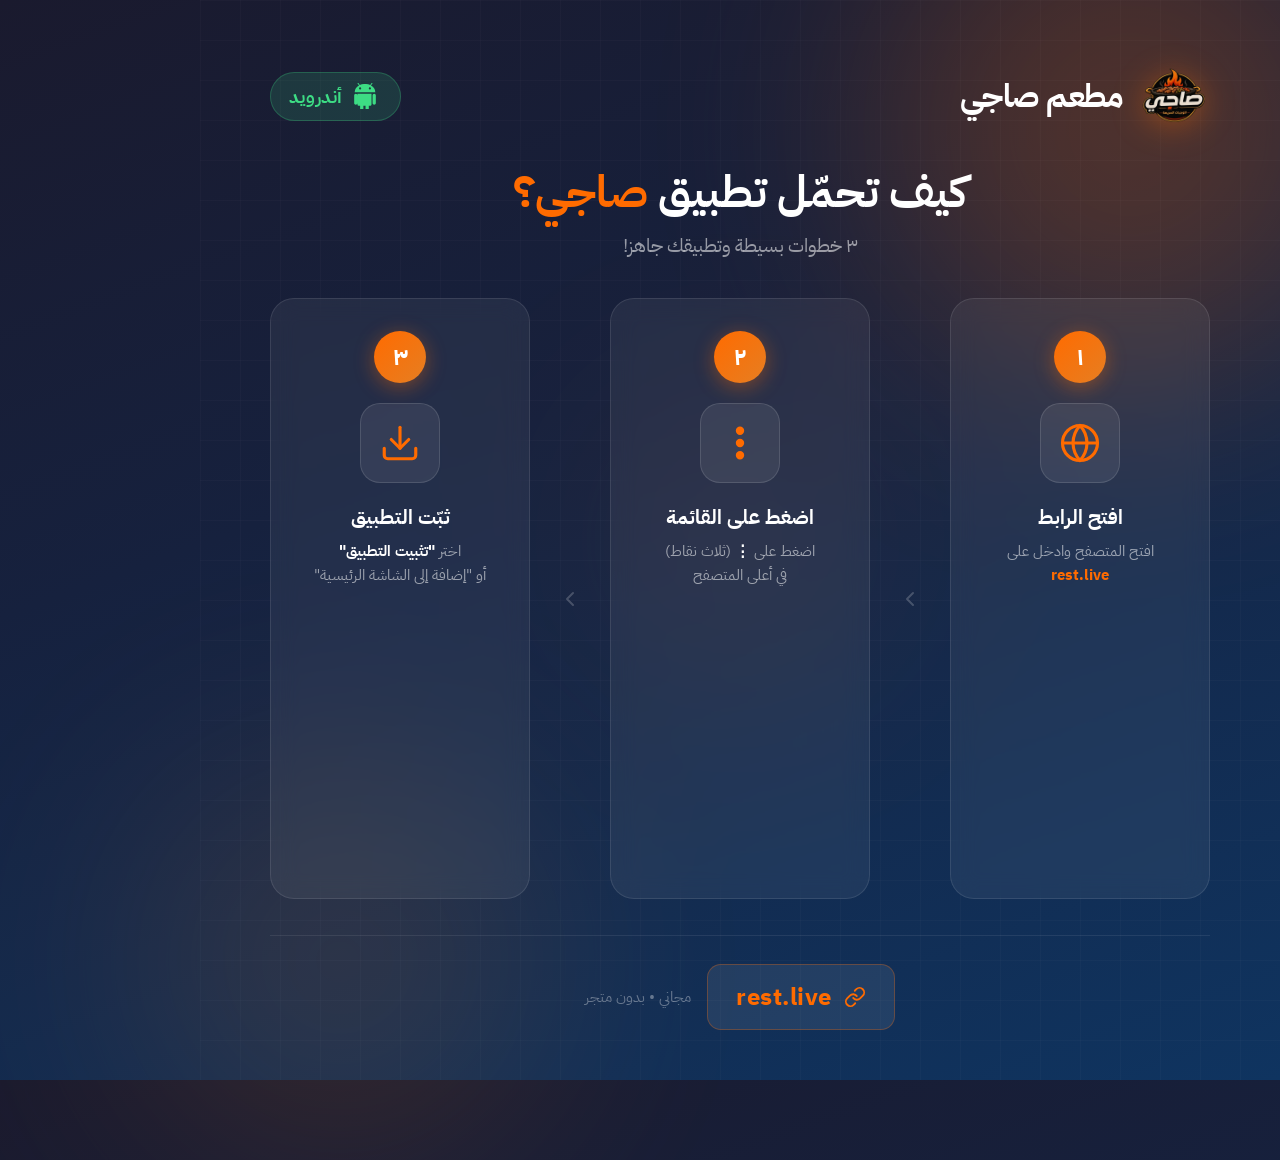
<file: marketing/download-tutorial-android.html>
<!DOCTYPE html>
<html lang="ar" dir="rtl">
<head>
  <meta charset="UTF-8">
  <meta name="viewport" content="width=1080">
  <title>تحميل تطبيق صاجي — أندرويد</title>
  <link href="https://fonts.googleapis.com/css2?family=IBM+Plex+Sans+Arabic:wght@300;400;500;600;700;800&display=swap" rel="stylesheet">
  <style>
    * { margin: 0; padding: 0; box-sizing: border-box; }

    body {
      width: 1080px;
      height: 1080px;
      overflow: hidden;
      font-family: 'IBM Plex Sans Arabic', sans-serif;
      background: linear-gradient(160deg, #1a1a2e 0%, #16213e 40%, #0f3460 100%);
      position: relative;
      direction: rtl;
    }

    /* ── Decorative Background Elements ── */
    .bg-glow {
      position: absolute;
      border-radius: 50%;
      filter: blur(120px);
      opacity: 0.25;
      pointer-events: none;
    }
    .bg-glow-1 {
      width: 500px; height: 500px;
      background: #FF6B00;
      top: -120px; right: -100px;
    }
    .bg-glow-2 {
      width: 400px; height: 400px;
      background: #e67e22;
      bottom: -80px; left: -60px;
      opacity: 0.15;
    }
    .bg-glow-3 {
      width: 300px; height: 300px;
      background: #FF6B00;
      top: 50%; left: 50%;
      transform: translate(-50%, -50%);
      opacity: 0.08;
    }

    /* Subtle grid pattern */
    .bg-grid {
      position: absolute;
      inset: 0;
      background-image: 
        linear-gradient(rgba(255,255,255,0.02) 1px, transparent 1px),
        linear-gradient(90deg, rgba(255,255,255,0.02) 1px, transparent 1px);
      background-size: 40px 40px;
      pointer-events: none;
    }

    /* ── Main Layout ── */
    .container {
      position: relative;
      z-index: 1;
      width: 100%;
      height: 100%;
      display: flex;
      flex-direction: column;
      padding: 60px 70px 50px;
    }

    /* ── Header ── */
    .header {
      display: flex;
      align-items: center;
      justify-content: space-between;
      margin-bottom: 32px;
    }
    .header-right {
      display: flex;
      align-items: center;
      gap: 16px;
    }
    .logo-img {
      width: 72px;
      height: 72px;
      object-fit: contain;
      filter: drop-shadow(0 4px 16px rgba(255,107,0,0.4));
    }
    .brand-name {
      font-size: 32px;
      font-weight: 800;
      color: #fff;
      letter-spacing: -0.5px;
    }
    .platform-badge {
      display: flex;
      align-items: center;
      gap: 10px;
      background: rgba(61, 220, 132, 0.15);
      border: 1px solid rgba(61, 220, 132, 0.25);
      border-radius: 50px;
      padding: 10px 22px 10px 18px;
    }
    .platform-badge svg {
      flex-shrink: 0;
    }
    .platform-badge span {
      font-size: 18px;
      font-weight: 700;
      color: #3DDC84;
    }

    /* ── Title Area ── */
    .title-section {
      text-align: center;
      margin-bottom: 38px;
    }
    .title {
      font-size: 44px;
      font-weight: 800;
      color: #fff;
      line-height: 1.3;
      margin-bottom: 10px;
    }
    .title .highlight {
      color: #FF6B00;
      position: relative;
    }
    .subtitle {
      font-size: 19px;
      color: rgba(255,255,255,0.55);
      font-weight: 400;
    }

    /* ── Steps Container ── */
    .steps {
      display: flex;
      gap: 24px;
      flex: 1;
      direction: rtl;
    }

    .step {
      flex: 1;
      background: rgba(255,255,255,0.06);
      backdrop-filter: blur(12px);
      border: 1px solid rgba(255,255,255,0.1);
      border-radius: 24px;
      padding: 32px 24px 28px;
      display: flex;
      flex-direction: column;
      align-items: center;
      text-align: center;
      position: relative;
      transition: transform 0.3s;
    }

    .step-number {
      width: 52px;
      height: 52px;
      border-radius: 50%;
      background: linear-gradient(135deg, #FF6B00 0%, #e67e22 100%);
      color: #fff;
      font-size: 24px;
      font-weight: 800;
      display: flex;
      align-items: center;
      justify-content: center;
      margin-bottom: 20px;
      box-shadow: 0 4px 20px rgba(255,107,0,0.4);
    }

    .step-icon {
      width: 80px;
      height: 80px;
      border-radius: 20px;
      background: rgba(255,255,255,0.08);
      border: 1px solid rgba(255,255,255,0.12);
      display: flex;
      align-items: center;
      justify-content: center;
      margin-bottom: 20px;
    }

    .step h3 {
      font-size: 20px;
      font-weight: 700;
      color: #fff;
      margin-bottom: 8px;
      line-height: 1.4;
    }

    .step p {
      font-size: 15px;
      color: rgba(255,255,255,0.55);
      line-height: 1.6;
    }

    /* Arrow connectors between steps */
    .step-arrow {
      display: flex;
      align-items: center;
      justify-content: center;
      flex-shrink: 0;
      width: 32px;
    }

    /* ── Footer / URL ── */
    .footer {
      display: flex;
      align-items: center;
      justify-content: center;
      gap: 16px;
      margin-top: 36px;
      padding-top: 28px;
      border-top: 1px solid rgba(255,255,255,0.08);
    }
    .url-box {
      display: flex;
      align-items: center;
      gap: 12px;
      background: rgba(255,255,255,0.08);
      border: 1.5px solid rgba(255,107,0,0.3);
      border-radius: 14px;
      padding: 14px 28px;
    }
    .url-box svg {
      flex-shrink: 0;
    }
    .url-box span {
      font-size: 24px;
      font-weight: 700;
      color: #FF6B00;
      direction: ltr;
      letter-spacing: 0.5px;
    }
    .footer-note {
      font-size: 15px;
      color: rgba(255,255,255,0.35);
      font-weight: 400;
    }
  </style>
</head>
<body>
  <!-- Decorative BG -->
  <div class="bg-glow bg-glow-1"></div>
  <div class="bg-glow bg-glow-2"></div>
  <div class="bg-glow bg-glow-3"></div>
  <div class="bg-grid"></div>

  <div class="container">
    <!-- Header -->
    <div class="header">
      <div class="header-right">
        <img src="../assets/saji_app_logo.png" alt="صاجي" class="logo-img">
        <span class="brand-name">مطعم صاجي</span>
      </div>
      <div class="platform-badge">
        <!-- Android Robot Icon -->
        <svg width="26" height="26" viewBox="0 0 24 24" fill="#3DDC84">
          <path d="M17.523 2.266l1.41-2.022a.4.4 0 00-.66-.46l-1.46 2.09A7.702 7.702 0 0012 .93a7.702 7.702 0 00-4.813.944L5.727-.216a.4.4 0 00-.66.46l1.41 2.022A7.25 7.25 0 002.5 8.5h19a7.25 7.25 0 00-3.977-6.234zM7.5 6a1 1 0 110-2 1 1 0 010 2zm9 0a1 1 0 110-2 1 1 0 010 2zM3.5 10C2.672 10 2 10.672 2 11.5v7c0 .828.672 1.5 1.5 1.5S5 19.328 5 18.5v-7C5 10.672 4.328 10 3.5 10zm1.5 0v9.5c0 .828.672 1.5 1.5 1.5h1v3.5c0 .828.672 1.5 1.5 1.5s1.5-.672 1.5-1.5V21h2v3.5c0 .828.672 1.5 1.5 1.5s1.5-.672 1.5-1.5V21h1c.828 0 1.5-.672 1.5-1.5V10H5zm15.5 0c-.828 0-1.5.672-1.5 1.5v7c0 .828.672 1.5 1.5 1.5s1.5-.672 1.5-1.5v-7c0-.828-.672-1.5-1.5-1.5z"/>
        </svg>
        <span>أندرويد</span>
      </div>
    </div>

    <!-- Title -->
    <div class="title-section">
      <h1 class="title">كيف تحمّل تطبيق <span class="highlight">صاجي؟</span></h1>
      <p class="subtitle">٣ خطوات بسيطة وتطبيقك جاهز!</p>
    </div>

    <!-- Steps -->
    <div class="steps">
      <!-- Step 1 -->
      <div class="step">
        <div class="step-number">١</div>
        <div class="step-icon">
          <!-- Globe/Link icon -->
          <svg width="42" height="42" viewBox="0 0 24 24" fill="none" stroke="#FF6B00" stroke-width="1.8" stroke-linecap="round" stroke-linejoin="round">
            <circle cx="12" cy="12" r="10"/>
            <line x1="2" y1="12" x2="22" y2="12"/>
            <path d="M12 2a15.3 15.3 0 014 10 15.3 15.3 0 01-4 10 15.3 15.3 0 01-4-10 15.3 15.3 0 014-10z"/>
          </svg>
        </div>
        <h3>افتح الرابط</h3>
        <p>افتح المتصفح وادخل على<br><strong style="color:#FF6B00; direction:ltr; display:inline-block;">rest.live</strong></p>
      </div>

      <!-- Arrow -->
      <div class="step-arrow">
        <svg width="24" height="24" viewBox="0 0 24 24" fill="none" stroke="rgba(255,255,255,0.2)" stroke-width="2" stroke-linecap="round" stroke-linejoin="round">
          <polyline points="15 18 9 12 15 6"/>
        </svg>
      </div>

      <!-- Step 2 -->
      <div class="step">
        <div class="step-number">٢</div>
        <div class="step-icon">
          <!-- Three dots menu icon -->
          <svg width="42" height="42" viewBox="0 0 24 24" fill="none" stroke="#FF6B00" stroke-width="1.8" stroke-linecap="round" stroke-linejoin="round">
            <circle cx="12" cy="5" r="1.5" fill="#FF6B00"/>
            <circle cx="12" cy="12" r="1.5" fill="#FF6B00"/>
            <circle cx="12" cy="19" r="1.5" fill="#FF6B00"/>
          </svg>
        </div>
        <h3>اضغط على القائمة</h3>
        <p>اضغط على <strong style="color:#fff;">⋮</strong> (ثلاث نقاط)<br>في أعلى المتصفح</p>
      </div>

      <!-- Arrow -->
      <div class="step-arrow">
        <svg width="24" height="24" viewBox="0 0 24 24" fill="none" stroke="rgba(255,255,255,0.2)" stroke-width="2" stroke-linecap="round" stroke-linejoin="round">
          <polyline points="15 18 9 12 15 6"/>
        </svg>
      </div>

      <!-- Step 3 -->
      <div class="step">
        <div class="step-number">٣</div>
        <div class="step-icon">
          <!-- Download/Install icon -->
          <svg width="42" height="42" viewBox="0 0 24 24" fill="none" stroke="#FF6B00" stroke-width="1.8" stroke-linecap="round" stroke-linejoin="round">
            <path d="M21 15v4a2 2 0 01-2 2H5a2 2 0 01-2-2v-4"/>
            <polyline points="7 10 12 15 17 10"/>
            <line x1="12" y1="15" x2="12" y2="3"/>
          </svg>
        </div>
        <h3>ثبّت التطبيق</h3>
        <p>اختر <strong style="color:#fff;">"تثبيت التطبيق"</strong><br>أو "إضافة إلى الشاشة الرئيسية"</p>
      </div>
    </div>

    <!-- Footer -->
    <div class="footer">
      <div class="url-box">
        <svg width="22" height="22" viewBox="0 0 24 24" fill="none" stroke="#FF6B00" stroke-width="2" stroke-linecap="round" stroke-linejoin="round">
          <path d="M10 13a5 5 0 007.54.54l3-3a5 5 0 00-7.07-7.07l-1.72 1.71"/>
          <path d="M14 11a5 5 0 00-7.54-.54l-3 3a5 5 0 007.07 7.07l1.71-1.71"/>
        </svg>
        <span>rest.live</span>
      </div>
      <span class="footer-note">مجاني • بدون متجر</span>
    </div>
  </div>
</body>
</html>
</file>
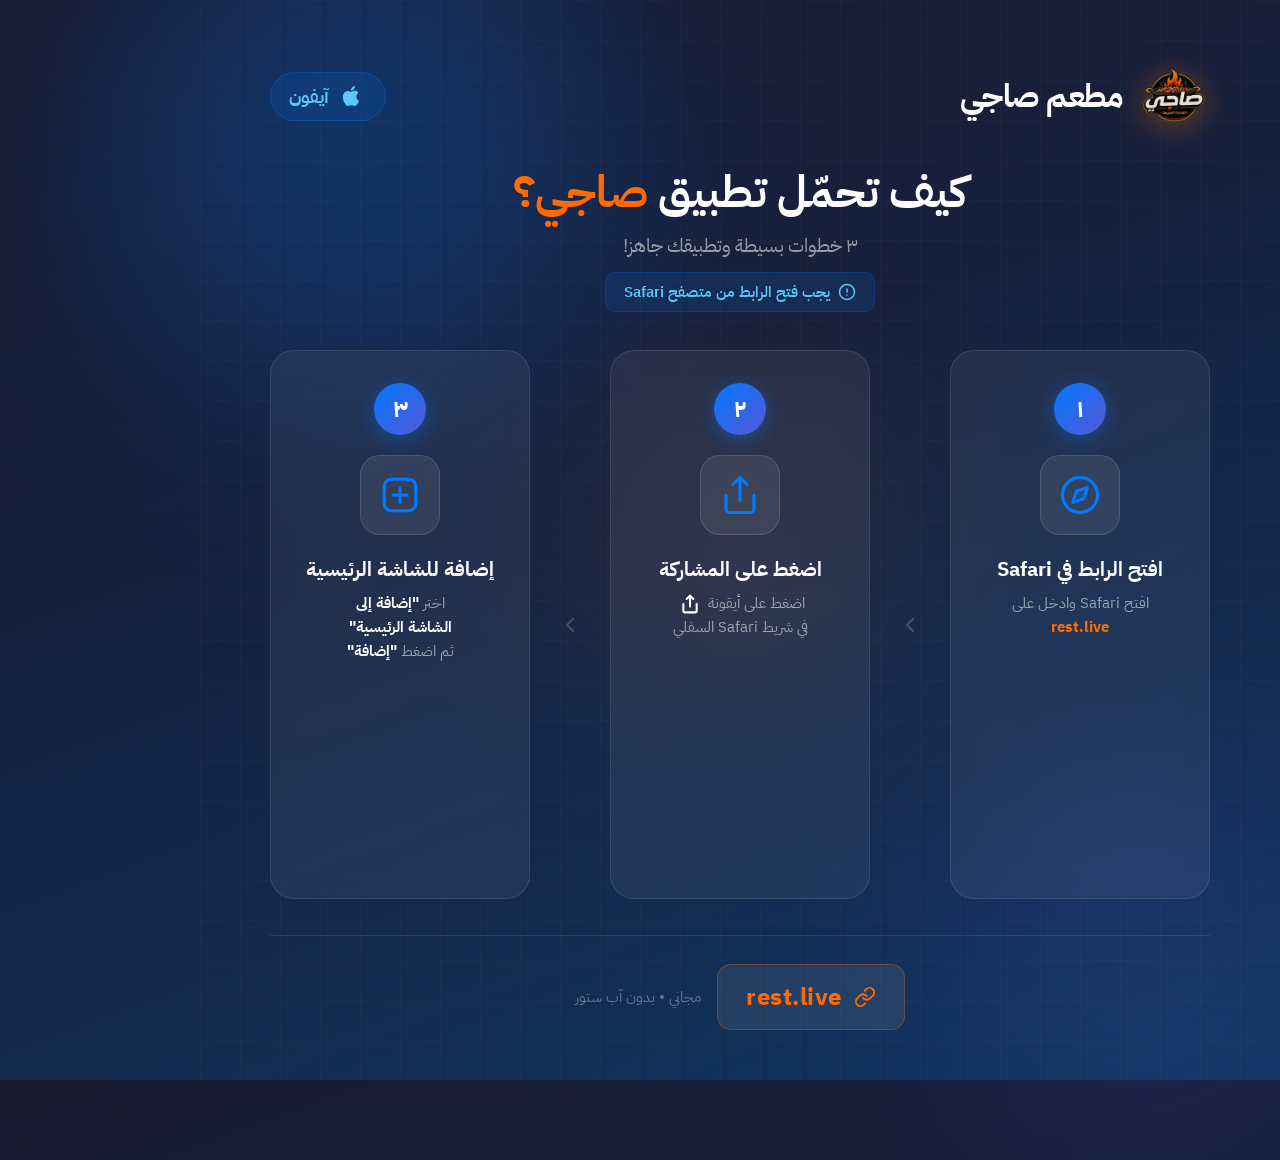
<file: marketing/download-tutorial-ios.html>
<!DOCTYPE html>
<html lang="ar" dir="rtl">
<head>
  <meta charset="UTF-8">
  <meta name="viewport" content="width=1080">
  <title>تحميل تطبيق صاجي — آيفون</title>
  <link href="https://fonts.googleapis.com/css2?family=IBM+Plex+Sans+Arabic:wght@300;400;500;600;700;800&display=swap" rel="stylesheet">
  <style>
    * { margin: 0; padding: 0; box-sizing: border-box; }

    body {
      width: 1080px;
      height: 1080px;
      overflow: hidden;
      font-family: 'IBM Plex Sans Arabic', sans-serif;
      background: linear-gradient(160deg, #1a1a2e 0%, #16213e 40%, #0f3460 100%);
      position: relative;
      direction: rtl;
    }

    /* ── Decorative Background Elements ── */
    .bg-glow {
      position: absolute;
      border-radius: 50%;
      filter: blur(120px);
      opacity: 0.25;
      pointer-events: none;
    }
    .bg-glow-1 {
      width: 500px; height: 500px;
      background: #007AFF;
      top: -120px; left: -100px;
    }
    .bg-glow-2 {
      width: 400px; height: 400px;
      background: #5856D6;
      bottom: -80px; right: -60px;
      opacity: 0.15;
    }
    .bg-glow-3 {
      width: 300px; height: 300px;
      background: #FF6B00;
      top: 50%; left: 50%;
      transform: translate(-50%, -50%);
      opacity: 0.1;
    }

    /* Subtle grid pattern */
    .bg-grid {
      position: absolute;
      inset: 0;
      background-image: 
        linear-gradient(rgba(255,255,255,0.02) 1px, transparent 1px),
        linear-gradient(90deg, rgba(255,255,255,0.02) 1px, transparent 1px);
      background-size: 40px 40px;
      pointer-events: none;
    }

    /* ── Main Layout ── */
    .container {
      position: relative;
      z-index: 1;
      width: 100%;
      height: 100%;
      display: flex;
      flex-direction: column;
      padding: 60px 70px 50px;
    }

    /* ── Header ── */
    .header {
      display: flex;
      align-items: center;
      justify-content: space-between;
      margin-bottom: 32px;
    }
    .header-right {
      display: flex;
      align-items: center;
      gap: 16px;
    }
    .logo-img {
      width: 72px;
      height: 72px;
      object-fit: contain;
      filter: drop-shadow(0 4px 16px rgba(255,107,0,0.4));
    }
    .brand-name {
      font-size: 32px;
      font-weight: 800;
      color: #fff;
      letter-spacing: -0.5px;
    }
    .platform-badge {
      display: flex;
      align-items: center;
      gap: 10px;
      background: rgba(0, 122, 255, 0.15);
      border: 1px solid rgba(0, 122, 255, 0.25);
      border-radius: 50px;
      padding: 10px 22px 10px 18px;
    }
    .platform-badge svg {
      flex-shrink: 0;
    }
    .platform-badge span {
      font-size: 18px;
      font-weight: 700;
      color: #5AC8FA;
    }

    /* ── Title Area ── */
    .title-section {
      text-align: center;
      margin-bottom: 38px;
    }
    .title {
      font-size: 44px;
      font-weight: 800;
      color: #fff;
      line-height: 1.3;
      margin-bottom: 10px;
    }
    .title .highlight {
      color: #FF6B00;
    }
    .subtitle {
      font-size: 19px;
      color: rgba(255,255,255,0.55);
      font-weight: 400;
    }
    .safari-note {
      display: inline-flex;
      align-items: center;
      gap: 8px;
      background: rgba(0,122,255,0.12);
      border: 1px solid rgba(0,122,255,0.2);
      border-radius: 10px;
      padding: 8px 18px;
      margin-top: 12px;
      font-size: 15px;
      color: #5AC8FA;
      font-weight: 600;
    }

    /* ── Steps Container ── */
    .steps {
      display: flex;
      gap: 24px;
      flex: 1;
      direction: rtl;
    }

    .step {
      flex: 1;
      background: rgba(255,255,255,0.06);
      backdrop-filter: blur(12px);
      border: 1px solid rgba(255,255,255,0.1);
      border-radius: 24px;
      padding: 32px 24px 28px;
      display: flex;
      flex-direction: column;
      align-items: center;
      text-align: center;
      position: relative;
    }

    .step-number {
      width: 52px;
      height: 52px;
      border-radius: 50%;
      background: linear-gradient(135deg, #007AFF 0%, #5856D6 100%);
      color: #fff;
      font-size: 24px;
      font-weight: 800;
      display: flex;
      align-items: center;
      justify-content: center;
      margin-bottom: 20px;
      box-shadow: 0 4px 20px rgba(0,122,255,0.4);
    }

    .step-icon {
      width: 80px;
      height: 80px;
      border-radius: 20px;
      background: rgba(255,255,255,0.08);
      border: 1px solid rgba(255,255,255,0.12);
      display: flex;
      align-items: center;
      justify-content: center;
      margin-bottom: 20px;
    }

    .step h3 {
      font-size: 20px;
      font-weight: 700;
      color: #fff;
      margin-bottom: 8px;
      line-height: 1.4;
    }

    .step p {
      font-size: 15px;
      color: rgba(255,255,255,0.55);
      line-height: 1.6;
    }

    /* Arrow connectors */
    .step-arrow {
      display: flex;
      align-items: center;
      justify-content: center;
      flex-shrink: 0;
      width: 32px;
    }

    /* ── Footer / URL ── */
    .footer {
      display: flex;
      align-items: center;
      justify-content: center;
      gap: 16px;
      margin-top: 36px;
      padding-top: 28px;
      border-top: 1px solid rgba(255,255,255,0.08);
    }
    .url-box {
      display: flex;
      align-items: center;
      gap: 12px;
      background: rgba(255,255,255,0.08);
      border: 1.5px solid rgba(255,107,0,0.3);
      border-radius: 14px;
      padding: 14px 28px;
    }
    .url-box svg {
      flex-shrink: 0;
    }
    .url-box span {
      font-size: 24px;
      font-weight: 700;
      color: #FF6B00;
      direction: ltr;
      letter-spacing: 0.5px;
    }
    .footer-note {
      font-size: 15px;
      color: rgba(255,255,255,0.35);
      font-weight: 400;
    }

    /* iOS share icon inline */
    .ios-share-icon {
      display: inline-block;
      vertical-align: middle;
      margin: 0 4px;
    }
  </style>
</head>
<body>
  <!-- Decorative BG -->
  <div class="bg-glow bg-glow-1"></div>
  <div class="bg-glow bg-glow-2"></div>
  <div class="bg-glow bg-glow-3"></div>
  <div class="bg-grid"></div>

  <div class="container">
    <!-- Header -->
    <div class="header">
      <div class="header-right">
        <img src="../assets/saji_app_logo.png" alt="صاجي" class="logo-img">
        <span class="brand-name">مطعم صاجي</span>
      </div>
      <div class="platform-badge">
        <!-- Apple Icon -->
        <svg width="24" height="24" viewBox="0 0 24 24" fill="#5AC8FA">
          <path d="M18.71 19.5c-.83 1.24-1.71 2.45-3.05 2.47-1.34.03-1.77-.79-3.29-.79-1.53 0-2 .77-3.27.82-1.31.05-2.3-1.32-3.14-2.53C4.25 17 2.94 12.45 4.7 9.39c.87-1.52 2.43-2.48 4.12-2.51 1.28-.02 2.5.87 3.29.87.78 0 2.26-1.07 3.8-.91.65.03 2.47.26 3.64 1.98-.09.06-2.17 1.28-2.15 3.81.03 3.02 2.65 4.03 2.68 4.04-.03.07-.42 1.44-1.38 2.83M13 3.5c.73-.83 1.94-1.46 2.94-1.5.13 1.17-.34 2.35-1.04 3.19-.69.85-1.83 1.51-2.95 1.42-.15-1.15.41-2.35 1.05-3.11z"/>
        </svg>
        <span>آيفون</span>
      </div>
    </div>

    <!-- Title -->
    <div class="title-section">
      <h1 class="title">كيف تحمّل تطبيق <span class="highlight">صاجي؟</span></h1>
      <p class="subtitle">٣ خطوات بسيطة وتطبيقك جاهز!</p>
      <div class="safari-note">
        <svg width="18" height="18" viewBox="0 0 24 24" fill="none" stroke="#5AC8FA" stroke-width="2" stroke-linecap="round" stroke-linejoin="round">
          <circle cx="12" cy="12" r="10"/>
          <line x1="12" y1="8" x2="12" y2="12"/>
          <line x1="12" y1="16" x2="12.01" y2="16"/>
        </svg>
        يجب فتح الرابط من متصفح Safari
      </div>
    </div>

    <!-- Steps -->
    <div class="steps">
      <!-- Step 1 -->
      <div class="step">
        <div class="step-number">١</div>
        <div class="step-icon">
          <!-- Safari compass icon -->
          <svg width="42" height="42" viewBox="0 0 24 24" fill="none" stroke="#007AFF" stroke-width="1.8" stroke-linecap="round" stroke-linejoin="round">
            <circle cx="12" cy="12" r="10"/>
            <polygon points="16.24 7.76 14.12 14.12 7.76 16.24 9.88 9.88 16.24 7.76" fill="rgba(0,122,255,0.2)" stroke="#007AFF"/>
          </svg>
        </div>
        <h3>افتح الرابط في Safari</h3>
        <p>افتح Safari وادخل على<br><strong style="color:#FF6B00; direction:ltr; display:inline-block;">rest.live</strong></p>
      </div>

      <!-- Arrow -->
      <div class="step-arrow">
        <svg width="24" height="24" viewBox="0 0 24 24" fill="none" stroke="rgba(255,255,255,0.2)" stroke-width="2" stroke-linecap="round" stroke-linejoin="round">
          <polyline points="15 18 9 12 15 6"/>
        </svg>
      </div>

      <!-- Step 2 -->
      <div class="step">
        <div class="step-number">٢</div>
        <div class="step-icon">
          <!-- iOS Share icon -->
          <svg width="42" height="42" viewBox="0 0 24 24" fill="none" stroke="#007AFF" stroke-width="1.8" stroke-linecap="round" stroke-linejoin="round">
            <path d="M4 12v8a2 2 0 002 2h12a2 2 0 002-2v-8"/>
            <polyline points="16 6 12 2 8 6"/>
            <line x1="12" y1="2" x2="12" y2="15"/>
          </svg>
        </div>
        <h3>اضغط على المشاركة</h3>
        <p>اضغط على أيقونة
          <svg class="ios-share-icon" width="20" height="20" viewBox="0 0 24 24" fill="none" stroke="#fff" stroke-width="2.5" stroke-linecap="round" stroke-linejoin="round">
            <path d="M4 12v8a2 2 0 002 2h12a2 2 0 002-2v-8"/>
            <polyline points="16 6 12 2 8 6"/>
            <line x1="12" y1="2" x2="12" y2="15"/>
          </svg>
          <br>في شريط Safari السفلي</p>
      </div>

      <!-- Arrow -->
      <div class="step-arrow">
        <svg width="24" height="24" viewBox="0 0 24 24" fill="none" stroke="rgba(255,255,255,0.2)" stroke-width="2" stroke-linecap="round" stroke-linejoin="round">
          <polyline points="15 18 9 12 15 6"/>
        </svg>
      </div>

      <!-- Step 3 -->
      <div class="step">
        <div class="step-number">٣</div>
        <div class="step-icon">
          <!-- Plus square / Add icon -->
          <svg width="42" height="42" viewBox="0 0 24 24" fill="none" stroke="#007AFF" stroke-width="1.8" stroke-linecap="round" stroke-linejoin="round">
            <rect x="3" y="3" width="18" height="18" rx="4"/>
            <line x1="12" y1="8" x2="12" y2="16"/>
            <line x1="8" y1="12" x2="16" y2="12"/>
          </svg>
        </div>
        <h3>إضافة للشاشة الرئيسية</h3>
        <p>اختر <strong style="color:#fff;">"إضافة إلى<br>الشاشة الرئيسية"</strong><br>ثم اضغط <strong style="color:#fff;">"إضافة"</strong></p>
      </div>
    </div>

    <!-- Footer -->
    <div class="footer">
      <div class="url-box">
        <svg width="22" height="22" viewBox="0 0 24 24" fill="none" stroke="#FF6B00" stroke-width="2" stroke-linecap="round" stroke-linejoin="round">
          <path d="M10 13a5 5 0 007.54.54l3-3a5 5 0 00-7.07-7.07l-1.72 1.71"/>
          <path d="M14 11a5 5 0 00-7.54-.54l-3 3a5 5 0 007.07 7.07l1.71-1.71"/>
        </svg>
        <span>rest.live</span>
      </div>
      <span class="footer-note">مجاني • بدون آب ستور</span>
    </div>
  </div>
</body>
</html>
</file>
